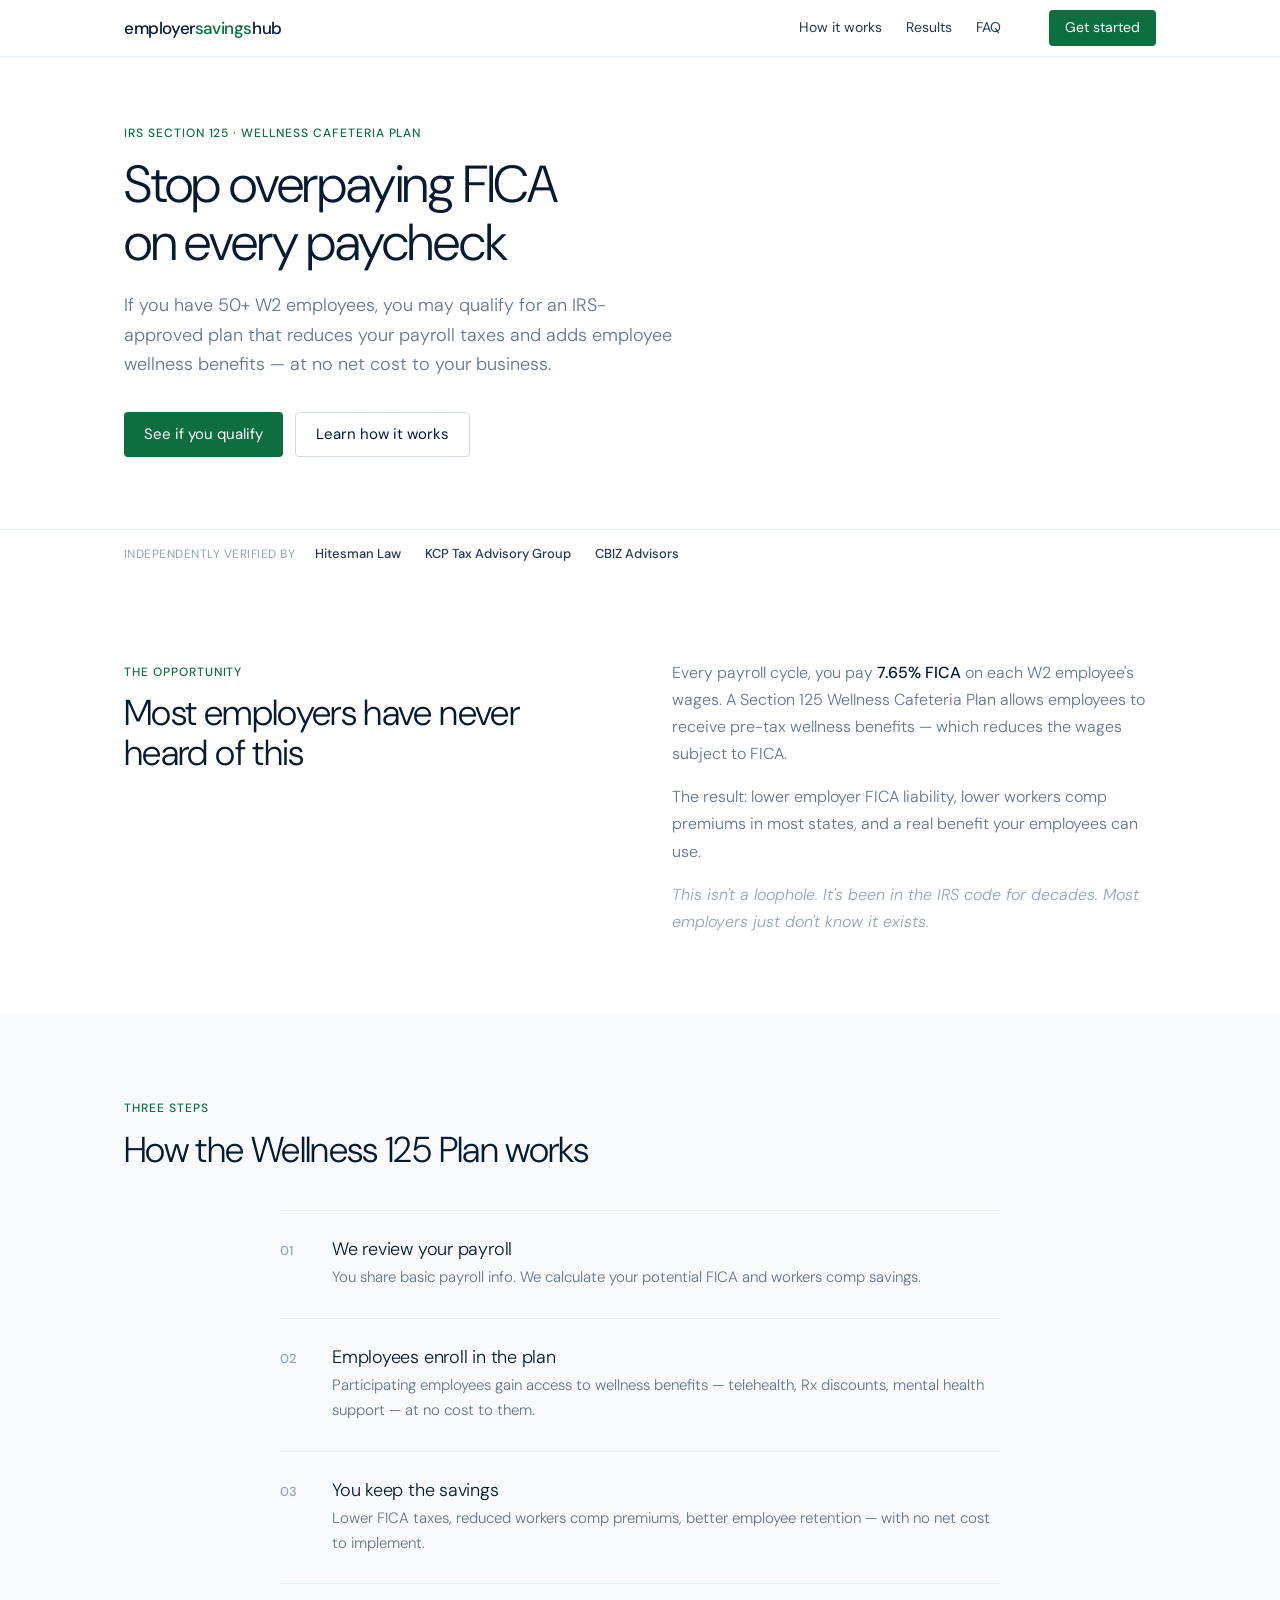
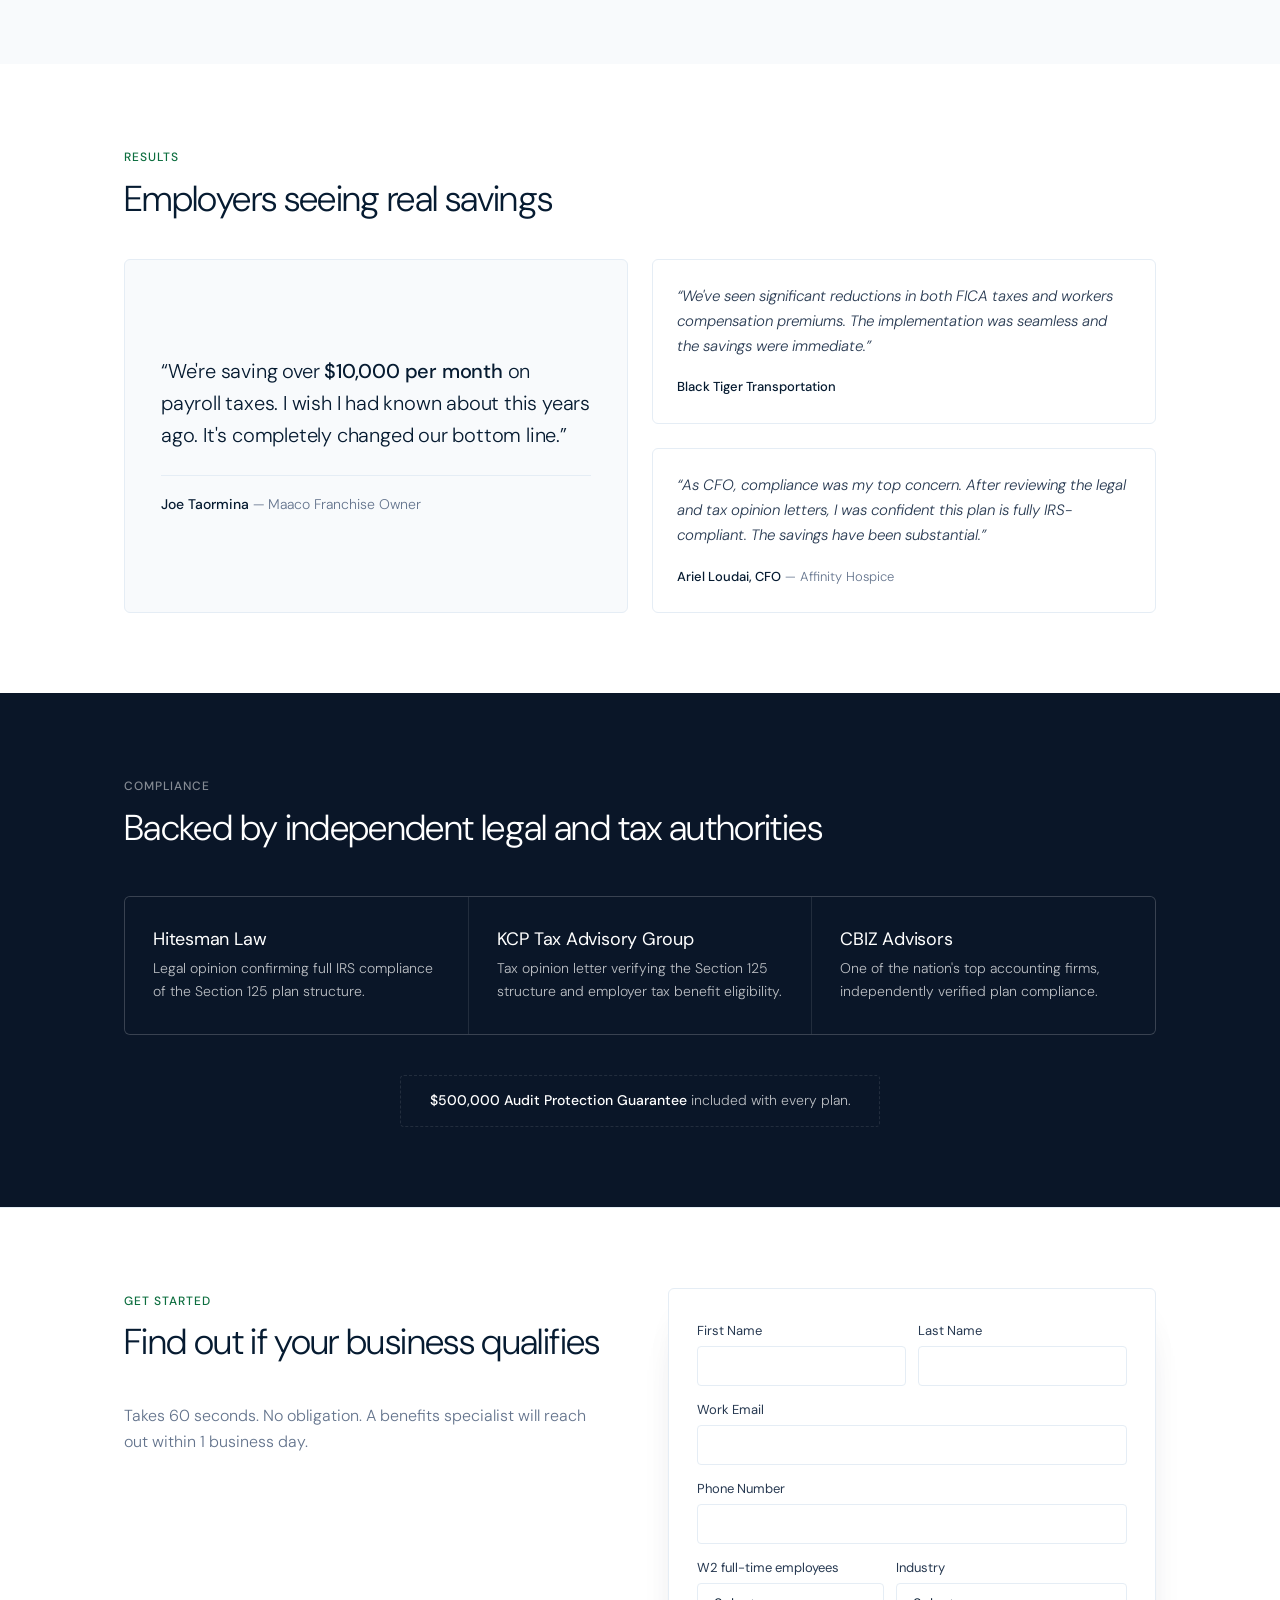
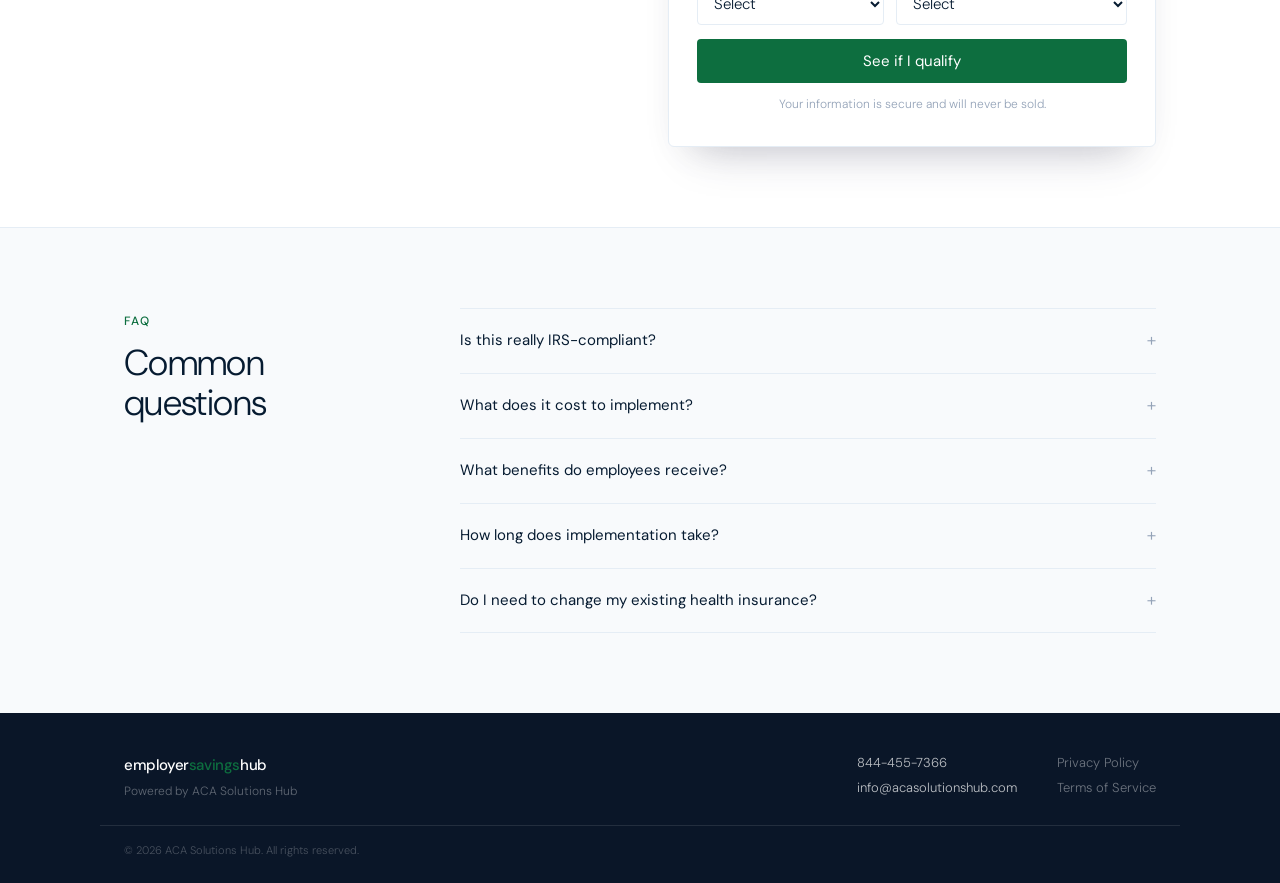
<file: index.html>
<!DOCTYPE html>
<html lang="en">
<head>
  <meta charset="UTF-8">
  <meta name="viewport" content="width=device-width, initial-scale=1.0">
  <title>Employer Savings Hub — Reduce FICA Taxes with Section 125</title>
  <meta name="description" content="Discover how an IRS-approved Section 125 Wellness Cafeteria Plan can reduce your payroll taxes and add employee benefits — at no net cost to your business.">
  <link rel="preconnect" href="https://fonts.googleapis.com">
  <link rel="preconnect" href="https://fonts.gstatic.com" crossorigin>
  <link href="https://fonts.googleapis.com/css2?family=DM+Sans:ital,opsz,wght@0,9..40,300;0,9..40,400;0,9..40,500;1,9..40,300;1,9..40,400&display=swap" rel="stylesheet">
  <link rel="stylesheet" href="styles.css">

  <!-- Meta Pixel Code -->
  <script>
    !function(f,b,e,v,n,t,s)
    {if(f.fbq)return;n=f.fbq=function(){n.callMethod?
    n.callMethod.apply(n,arguments):n.queue.push(arguments)};
    if(!f._fbq)f._fbq=n;n.push=n;n.loaded=!0;n.version='2.0';
    n.queue=[];t=b.createElement(e);t.async=!0;
    t.src=v;s=b.getElementsByTagName(e)[0];
    s.parentNode.insertBefore(t,s)}(window, document,'script',
    'https://connect.facebook.net/en_US/fbevents.js');
    fbq('init', '1531502351837432');
    fbq('track', 'PageView');
    fbq('track', 'ViewContent', { content_name: 'Employer Savings Hub Landing Page' });
  </script>
  <noscript>
    <img height="1" width="1" style="display:none"
      src="https://www.facebook.com/tr?id=1531502351837432&ev=PageView&noscript=1" />
  </noscript>
  <!-- End Meta Pixel Code -->
</head>
<body>

  <!-- ======== HEADER ======== -->
  <header class="site-header">
    <div class="container header-inner">
      <a href="/" class="logo">employer<span>savings</span>hub</a>
      <nav class="header-nav">
        <a href="#how">How it works</a>
        <a href="#results">Results</a>
        <a href="#faq">FAQ</a>
      </nav>
      <a href="#qualify" class="btn btn-header">Get started</a>
    </div>
  </header>

  <!-- ======== SECTION 1: HERO ======== -->
  <section class="hero" id="hero">
    <div class="container">
      <div class="hero-content">
        <span class="eyebrow">IRS Section 125 &middot; Wellness Cafeteria Plan</span>
        <h1>Stop overpaying FICA<br>on every paycheck</h1>
        <p class="hero-sub">If you have 50+ W2 employees, you may qualify for an IRS-approved plan that reduces your payroll taxes and adds employee wellness benefits&nbsp;&mdash; at no net cost to your business.</p>
        <div class="hero-actions">
          <a href="#qualify" class="btn btn-primary">See if you qualify</a>
          <a href="#how" class="btn btn-ghost">Learn how it works</a>
        </div>
      </div>
    </div>
    <div class="trust-bar">
      <div class="container">
        <span class="trust-label">Independently verified by</span>
        <div class="trust-names">
          <span>Hitesman Law</span>
          <span>KCP Tax Advisory Group</span>
          <span>CBIZ Advisors</span>
        </div>
      </div>
    </div>
  </section>

  <!-- ======== SECTION 2: PROBLEM ======== -->
  <section class="section" id="problem">
    <div class="container">
      <div class="split">
        <div class="split-left">
          <span class="eyebrow">The opportunity</span>
          <h2>Most employers have never heard of this</h2>
        </div>
        <div class="split-right">
          <p>Every payroll cycle, you pay <strong>7.65% FICA</strong> on each W2 employee's wages. A Section 125 Wellness Cafeteria Plan allows employees to receive pre-tax wellness benefits&nbsp;&mdash; which reduces the wages subject to FICA.</p>
          <p>The result: lower employer FICA liability, lower workers comp premiums in most states, and a real benefit your employees can use.</p>
          <p class="muted">This isn't a loophole. It's been in the IRS code for decades. Most employers just don't know it exists.</p>
        </div>
      </div>
    </div>
  </section>

  <!-- ======== SECTION 3: HOW IT WORKS ======== -->
  <section class="section section-alt" id="how">
    <div class="container">
      <span class="eyebrow">Three steps</span>
      <h2>How the Wellness 125 Plan works</h2>
      <ol class="steps">
        <li class="step">
          <div class="step-num">01</div>
          <div class="step-body">
            <h3>We review your payroll</h3>
            <p>You share basic payroll info. We calculate your potential FICA and workers comp savings.</p>
          </div>
        </li>
        <li class="step">
          <div class="step-num">02</div>
          <div class="step-body">
            <h3>Employees enroll in the plan</h3>
            <p>Participating employees gain access to wellness benefits&nbsp;&mdash; telehealth, Rx discounts, mental health support&nbsp;&mdash; at no cost to them.</p>
          </div>
        </li>
        <li class="step">
          <div class="step-num">03</div>
          <div class="step-body">
            <h3>You keep the savings</h3>
            <p>Lower FICA taxes, reduced workers comp premiums, better employee retention&nbsp;&mdash; with no net cost to implement.</p>
          </div>
        </li>
      </ol>
    </div>
  </section>

  <!-- ======== SECTION 4: TESTIMONIALS ======== -->
  <section class="section" id="results">
    <div class="container">
      <span class="eyebrow">Results</span>
      <h2>Employers seeing real savings</h2>
      <div class="testimonials">
        <blockquote class="testimonial-featured">
          <p>&ldquo;We're saving over <strong>$10,000 per month</strong> on payroll taxes. I wish I had known about this years ago. It's completely changed our bottom line.&rdquo;</p>
          <footer>
            <cite><strong>Joe Taormina</strong> &mdash; Maaco Franchise Owner</cite>
          </footer>
        </blockquote>
        <div class="testimonial-pair">
          <blockquote class="testimonial-sm">
            <p>&ldquo;We've seen significant reductions in both FICA taxes and workers compensation premiums. The implementation was seamless and the savings were immediate.&rdquo;</p>
            <footer>
              <cite><strong>Black Tiger Transportation</strong></cite>
            </footer>
          </blockquote>
          <blockquote class="testimonial-sm">
            <p>&ldquo;As CFO, compliance was my top concern. After reviewing the legal and tax opinion letters, I was confident this plan is fully IRS-compliant. The savings have been substantial.&rdquo;</p>
            <footer>
              <cite><strong>Ariel Loudai, CFO</strong> &mdash; Affinity Hospice</cite>
            </footer>
          </blockquote>
        </div>
      </div>
    </div>
  </section>

  <!-- ======== SECTION 5: COMPLIANCE (DARK) ======== -->
  <section class="section section-dark" id="compliance">
    <div class="container">
      <span class="eyebrow eyebrow-light">Compliance</span>
      <h2>Backed by independent legal and tax authorities</h2>
      <div class="compliance-row">
        <div class="compliance-item">
          <h3>Hitesman Law</h3>
          <p>Legal opinion confirming full IRS compliance of the Section 125 plan structure.</p>
        </div>
        <div class="compliance-item">
          <h3>KCP Tax Advisory Group</h3>
          <p>Tax opinion letter verifying the Section 125 structure and employer tax benefit eligibility.</p>
        </div>
        <div class="compliance-item">
          <h3>CBIZ Advisors</h3>
          <p>One of the nation's top accounting firms, independently verified plan compliance.</p>
        </div>
      </div>
      <div class="guarantee">
        <strong>$500,000 Audit Protection Guarantee</strong> included with every plan.
      </div>
    </div>
  </section>

  <!-- ======== SECTION 6: LEAD FORM ======== -->
  <section class="section section-form" id="qualify">
    <div class="container">
      <div class="form-layout">
        <div class="form-intro">
          <span class="eyebrow">Get started</span>
          <h2>Find out if your business qualifies</h2>
          <p>Takes 60 seconds. No obligation. A benefits specialist will reach out within 1 business day.</p>
        </div>
        <form id="lead-form" class="form-card" novalidate>
          <div class="form-row">
            <div class="form-group">
              <label for="firstName">First Name</label>
              <input type="text" id="firstName" name="firstName" required>
            </div>
            <div class="form-group">
              <label for="lastName">Last Name</label>
              <input type="text" id="lastName" name="lastName" required>
            </div>
          </div>
          <div class="form-group">
            <label for="email">Work Email</label>
            <input type="email" id="email" name="email" required>
          </div>
          <div class="form-group">
            <label for="phone">Phone Number</label>
            <input type="tel" id="phone" name="phone" required>
          </div>
          <div class="form-row">
            <div class="form-group">
              <label for="employeeCount">W2 full-time employees</label>
              <select id="employeeCount" name="employeeCount" required>
                <option value="" disabled selected>Select</option>
                <option value="fewer-than-25">Fewer than 25</option>
                <option value="25-49">25 &ndash; 49</option>
                <option value="50-99">50 &ndash; 99</option>
                <option value="100-249">100 &ndash; 249</option>
                <option value="250+">250+</option>
              </select>
            </div>
            <div class="form-group">
              <label for="industry">Industry</label>
              <select id="industry" name="industry" required>
                <option value="" disabled selected>Select</option>
                <option value="assisted-living-healthcare">Assisted Living / Healthcare</option>
                <option value="transportation-logistics">Transportation / Logistics</option>
                <option value="restaurant-hospitality">Restaurant / Hospitality</option>
                <option value="construction-trades">Construction / Trades</option>
                <option value="retail">Retail</option>
                <option value="other">Other</option>
              </select>
            </div>
          </div>
          <button type="submit" class="btn btn-primary btn-full" id="submit-btn">See if I qualify</button>
          <p class="form-fine">Your information is secure and will never be sold.</p>
        </form>
      </div>
    </div>
  </section>

  <!-- ======== SECTION 7: FAQ ======== -->
  <section class="section section-alt" id="faq">
    <div class="container faq-container">
      <div class="faq-header">
        <span class="eyebrow">FAQ</span>
        <h2>Common questions</h2>
      </div>
      <div class="faq-list">
        <details class="faq-item">
          <summary>Is this really IRS-compliant?</summary>
          <div class="faq-answer">
            <p>Yes. Section 125 has been part of the IRS tax code since 1978. Our plan has been independently reviewed by Hitesman Law, KCP Tax Advisory Group, and CBIZ Advisors&nbsp;&mdash; three separate legal and tax authorities.</p>
          </div>
        </details>
        <details class="faq-item">
          <summary>What does it cost to implement?</summary>
          <div class="faq-answer">
            <p>There is no net cost to the employer. The savings from reduced FICA and workers comp premiums typically exceed any administrative fees.</p>
          </div>
        </details>
        <details class="faq-item">
          <summary>What benefits do employees receive?</summary>
          <div class="faq-answer">
            <p>Employees gain access to wellness benefits including telehealth, prescription discounts, mental health counseling, and preventive care&nbsp;&mdash; at no cost to them.</p>
          </div>
        </details>
        <details class="faq-item">
          <summary>How long does implementation take?</summary>
          <div class="faq-answer">
            <p>Most employers are fully enrolled within 2&ndash;4 weeks of signing.</p>
          </div>
        </details>
        <details class="faq-item">
          <summary>Do I need to change my existing health insurance?</summary>
          <div class="faq-answer">
            <p>No. The Wellness 125 plan works alongside your existing group health coverage. There are no changes required to your current benefits.</p>
          </div>
        </details>
      </div>
    </div>
  </section>

  <!-- ======== FOOTER ======== -->
  <footer class="site-footer">
    <div class="container footer-inner">
      <div class="footer-left">
        <span class="logo logo-footer">employer<span>savings</span>hub</span>
        <p>Powered by ACA Solutions Hub</p>
      </div>
      <div class="footer-right">
        <div class="footer-contact">
          <a href="tel:8444557366">844-455-7366</a>
          <a href="mailto:info@acasolutionshub.com">info@acasolutionshub.com</a>
        </div>
        <div class="footer-links">
          <a href="/privacy">Privacy Policy</a>
          <a href="/terms">Terms of Service</a>
        </div>
      </div>
    </div>
    <div class="container">
      <p class="footer-copy">&copy; 2026 ACA Solutions Hub. All rights reserved.</p>
    </div>
  </footer>

  <script src="script.js"></script>
</body>
</html>
</file>
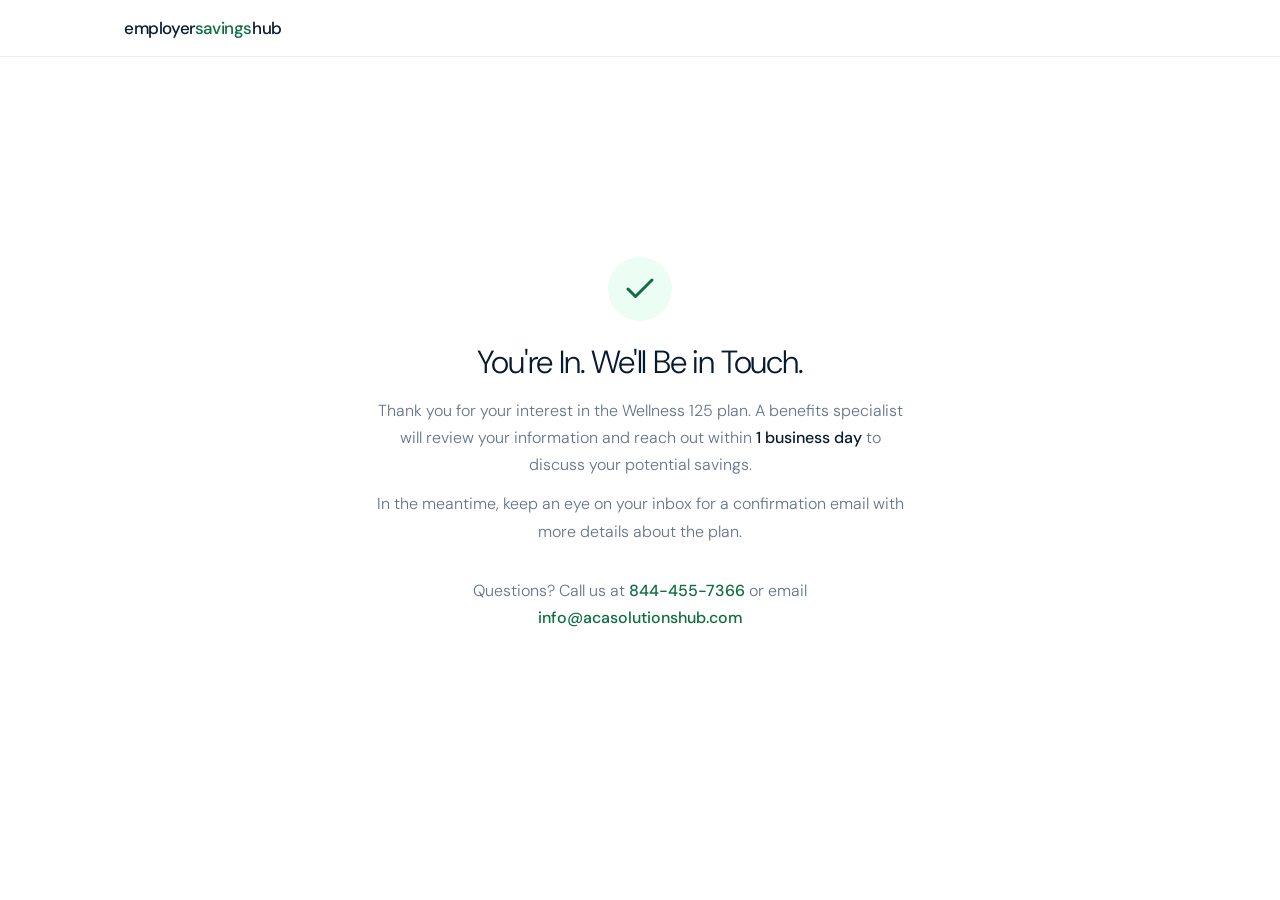
<file: thank-you.html>
<!DOCTYPE html>
<html lang="en">
<head>
  <meta charset="UTF-8">
  <meta name="viewport" content="width=device-width, initial-scale=1.0">
  <title>Thank You — Employer Savings Hub</title>
  <meta name="robots" content="noindex, nofollow">
  <link rel="preconnect" href="https://fonts.googleapis.com">
  <link rel="preconnect" href="https://fonts.gstatic.com" crossorigin>
  <link href="https://fonts.googleapis.com/css2?family=DM+Sans:ital,opsz,wght@0,9..40,300;0,9..40,400;0,9..40,500;1,9..40,300;1,9..40,400&display=swap" rel="stylesheet">
  <link rel="stylesheet" href="styles.css">

  <!-- Meta Pixel Code -->
  <script>
    !function(f,b,e,v,n,t,s)
    {if(f.fbq)return;n=f.fbq=function(){n.callMethod?
    n.callMethod.apply(n,arguments):n.queue.push(arguments)};
    if(!f._fbq)f._fbq=n;n.push=n;n.loaded=!0;n.version='2.0';
    n.queue=[];t=b.createElement(e);t.async=!0;
    t.src=v;s=b.getElementsByTagName(e)[0];
    s.parentNode.insertBefore(t,s)}(window, document,'script',
    'https://connect.facebook.net/en_US/fbevents.js');
    fbq('init', '1531502351837432');
    fbq('track', 'PageView');
  </script>
  <noscript>
    <img height="1" width="1" style="display:none"
      src="https://www.facebook.com/tr?id=1531502351837432&ev=PageView&noscript=1" />
  </noscript>
  <!-- End Meta Pixel Code -->

  <style>
    .thankyou {
      min-height: 100vh;
      display: flex;
      align-items: center;
      justify-content: center;
      background: var(--white);
      text-align: center;
      padding: 40px 24px;
    }
    .thankyou-inner {
      max-width: 540px;
    }
    .thankyou-icon {
      width: 64px;
      height: 64px;
      border-radius: 50%;
      background: var(--accent-surface);
      color: var(--accent);
      display: flex;
      align-items: center;
      justify-content: center;
      margin: 0 auto 24px;
    }
    .thankyou h1 {
      font-size: 2rem;
      margin-bottom: 16px;
    }
    .thankyou p {
      font-size: 1rem;
      color: var(--body);
      line-height: 1.7;
      margin-bottom: 12px;
    }
    .thankyou .contact-line {
      font-size: 0.875rem;
      color: var(--muted);
      margin-top: 32px;
    }
    .thankyou .contact-line a {
      color: var(--accent);
      font-weight: 500;
    }
  </style>
</head>
<body>

  <!-- Header -->
  <header class="site-header">
    <div class="container header-inner">
      <a href="/" class="logo">employer<span>savings</span>hub</a>
    </div>
  </header>

  <div class="thankyou">
    <div class="thankyou-inner">
      <div class="thankyou-icon">
        <svg width="36" height="36" viewBox="0 0 24 24" fill="none" stroke="currentColor" stroke-width="2" stroke-linecap="round" stroke-linejoin="round"><polyline points="20 6 9 17 4 12"/></svg>
      </div>
      <h1>You're In. We'll Be in Touch.</h1>
      <p>Thank you for your interest in the Wellness 125 plan. A benefits specialist will review your information and reach out within <strong>1 business day</strong> to discuss your potential savings.</p>
      <p>In the meantime, keep an eye on your inbox for a confirmation email with more details about the plan.</p>
      <div class="contact-line">
        <p>Questions? Call us at <a href="tel:8444557366">844-455-7366</a> or email <a href="mailto:info@acasolutionshub.com">info@acasolutionshub.com</a></p>
      </div>
    </div>
  </div>

  <!-- Fire Lead event — this is the primary pixel fire, not a backup -->
  <script>
    (function () {
      if (typeof fbq !== 'function') return;

      var eventId = sessionStorage.getItem('esh_event_id');
      var opts = eventId ? { eventID: eventId } : {};

      fbq('track', 'Lead', {
        content_name: 'Employer Savings Hub Lead'
      }, opts);

      // Clean up so a page refresh doesn't double-fire with the same event_id
      sessionStorage.removeItem('esh_event_id');
    })();
  </script>
</body>
</html>
</file>
<file: styles.css>
/* ===================================================
   Employer Savings Hub
   Design system: Stripe-inspired (adapted for finance)
   Font: DM Sans (geometric, clean — closest free match
   to sohne-var's light-weight authority)
   =================================================== */

/* --- Reset --- */
*, *::before, *::after {
  box-sizing: border-box;
  margin: 0;
  padding: 0;
}

:root {
  /* Stripe palette, green CTA adapted for savings */
  --heading: #061b31;
  --label: #273951;
  --body: #64748d;
  --muted: #94a3b8;
  --white: #ffffff;
  --surface: #f8fafc;
  --border: #e5edf5;
  --border-strong: #d1dae6;

  /* Brand green (money / savings) */
  --accent: #0d6e3f;
  --accent-hover: #0a5832;
  --accent-surface: #ecfdf3;

  /* Dark sections */
  --dark-bg: #0a1628;
  --dark-surface: rgba(255,255,255,0.06);
  --dark-border: rgba(255,255,255,0.1);
  --dark-text: rgba(255,255,255,0.72);
  --dark-heading: #ffffff;

  /* Stripe shadows — blue-tinted */
  --shadow-ambient: rgba(23,23,23,0.06) 0px 3px 6px;
  --shadow-standard: rgba(50,50,93,0.25) 0px 30px 45px -30px, rgba(0,0,0,0.1) 0px 18px 36px -18px;
  --shadow-deep: rgba(3,3,39,0.25) 0px 14px 21px -14px, rgba(0,0,0,0.1) 0px 8px 17px -8px;

  /* Radius — conservative, 4-6px */
  --radius: 4px;
  --radius-md: 6px;

  --red: #dc3545;
}

html {
  scroll-behavior: smooth;
  -webkit-font-smoothing: antialiased;
  -moz-osx-font-smoothing: grayscale;
}

body {
  font-family: 'DM Sans', -apple-system, BlinkMacSystemFont, 'Segoe UI', sans-serif;
  font-size: 16px;
  font-weight: 300;
  line-height: 1.55;
  color: var(--body);
  background: var(--white);
}

a { color: inherit; text-decoration: none; }

.container {
  max-width: 1080px;
  margin: 0 auto;
  padding: 0 24px;
}

/* --- Typography — Light weight as signature --- */
h1, h2, h3 {
  color: var(--heading);
  font-weight: 300;
  line-height: 1.12;
}

h1 {
  font-size: clamp(2.25rem, 5vw, 3.25rem);
  letter-spacing: -1.2px;
}

h2 {
  font-size: clamp(1.625rem, 3.5vw, 2.25rem);
  letter-spacing: -0.64px;
  margin-bottom: 40px;
}

h3 {
  font-size: 1.125rem;
  letter-spacing: -0.22px;
  margin-bottom: 6px;
}

p { margin-bottom: 16px; }
p:last-child { margin-bottom: 0; }
strong { font-weight: 500; color: var(--heading); }
.muted { color: var(--muted); font-style: italic; }

/* --- Eyebrow --- */
.eyebrow {
  display: inline-block;
  font-size: 0.75rem;
  font-weight: 500;
  letter-spacing: 0.08em;
  text-transform: uppercase;
  color: var(--accent);
  margin-bottom: 12px;
}

.eyebrow-light { color: rgba(255,255,255,0.5); }

/* --- Buttons --- */
.btn {
  display: inline-flex;
  align-items: center;
  justify-content: center;
  font-family: inherit;
  font-weight: 400;
  font-size: 15px;
  border: none;
  border-radius: var(--radius);
  cursor: pointer;
  transition: background 0.15s ease, box-shadow 0.15s ease;
  padding: 10px 20px;
  white-space: nowrap;
}

.btn-primary {
  background: var(--accent);
  color: var(--white);
}

.btn-primary:hover {
  background: var(--accent-hover);
}

.btn-ghost {
  background: transparent;
  color: var(--heading);
  border: 1px solid var(--border-strong);
}

.btn-ghost:hover {
  background: var(--surface);
  border-color: var(--label);
}

.btn-header {
  background: var(--accent);
  color: var(--white);
  font-size: 14px;
  padding: 7px 16px;
}

.btn-header:hover { background: var(--accent-hover); }

.btn-full { width: 100%; padding: 12px 20px; }

/* --- Header --- */
.site-header {
  position: fixed;
  top: 0;
  left: 0;
  right: 0;
  z-index: 100;
  background: rgba(255,255,255,0.92);
  backdrop-filter: blur(12px);
  -webkit-backdrop-filter: blur(12px);
  border-bottom: 1px solid var(--border);
}

.header-inner {
  display: flex;
  align-items: center;
  height: 56px;
  gap: 32px;
}

.header-nav {
  display: flex;
  gap: 24px;
  margin-left: auto;
}

.header-nav a {
  font-size: 14px;
  font-weight: 400;
  color: var(--label);
  transition: color 0.15s;
}

.header-nav a:hover { color: var(--heading); }

.header-inner .btn-header { margin-left: 16px; }

.logo {
  font-size: 1.0625rem;
  font-weight: 500;
  color: var(--heading);
  letter-spacing: -0.4px;
}

.logo span { color: var(--accent); }

/* --- Hero --- */
.hero {
  padding: 120px 0 0;
  background: var(--white);
}

.hero-content {
  max-width: 680px;
  padding-bottom: 72px;
}

.hero h1 {
  margin-bottom: 20px;
}

.hero-sub {
  font-size: 1.125rem;
  line-height: 1.65;
  color: var(--body);
  max-width: 560px;
  margin-bottom: 32px;
}

.hero-actions {
  display: flex;
  gap: 12px;
}

/* Trust Bar */
.trust-bar {
  border-top: 1px solid var(--border);
  padding: 14px 0;
}

.trust-bar .container {
  display: flex;
  align-items: center;
  gap: 20px;
}

.trust-label {
  font-size: 0.75rem;
  font-weight: 400;
  color: var(--muted);
  text-transform: uppercase;
  letter-spacing: 0.04em;
}

.trust-names {
  display: flex;
  gap: 24px;
}

.trust-names span {
  font-size: 0.8125rem;
  font-weight: 500;
  color: var(--label);
}

/* --- Sections --- */
.section {
  padding: 80px 0;
}

.section-alt {
  background: var(--surface);
}

/* --- Split layout (Problem) --- */
.split {
  display: grid;
  grid-template-columns: 1fr 1fr;
  gap: 64px;
  align-items: start;
}

.split-left h2 {
  margin-bottom: 0;
  text-align: left;
}

.split-right p {
  font-size: 1rem;
  line-height: 1.7;
}

/* --- Steps --- */
.steps {
  list-style: none;
  max-width: 720px;
  margin: 0 auto;
}

.step {
  display: flex;
  gap: 24px;
  align-items: baseline;
  padding: 28px 0;
  border-bottom: 1px solid var(--border);
}

.step:first-child { border-top: 1px solid var(--border); }

.step-num {
  font-size: 0.8125rem;
  font-weight: 500;
  color: var(--muted);
  flex-shrink: 0;
  width: 28px;
  letter-spacing: -0.02em;
}

.step-body h3 {
  color: var(--heading);
}

.step-body p {
  color: var(--body);
  font-size: 0.9375rem;
  line-height: 1.65;
}

/* --- Testimonials --- */
.testimonials {
  display: grid;
  grid-template-columns: 1fr 1fr;
  gap: 24px;
}

.testimonial-featured {
  background: var(--surface);
  border: 1px solid var(--border);
  border-radius: var(--radius-md);
  padding: 40px 36px;
  display: flex;
  flex-direction: column;
  justify-content: center;
}

.testimonial-featured p {
  font-size: 1.25rem;
  font-weight: 300;
  line-height: 1.6;
  color: var(--heading);
  letter-spacing: -0.2px;
  margin-bottom: 24px;
}

.testimonial-featured footer {
  border-top: 1px solid var(--border);
  padding-top: 16px;
}

.testimonial-featured cite {
  font-style: normal;
  font-size: 0.875rem;
  color: var(--body);
}

.testimonial-pair {
  display: flex;
  flex-direction: column;
  gap: 24px;
}

.testimonial-sm {
  border: 1px solid var(--border);
  border-radius: var(--radius-md);
  padding: 24px;
  flex: 1;
}

.testimonial-sm p {
  font-size: 0.9375rem;
  line-height: 1.65;
  color: var(--label);
  margin-bottom: 16px;
  font-style: italic;
}

.testimonial-sm cite {
  font-style: normal;
  font-size: 0.8125rem;
  color: var(--body);
}

blockquote { border: none; margin: 0; }

/* --- Compliance (Dark section) --- */
.section-dark {
  background: var(--dark-bg);
  padding: 80px 0;
}

.section-dark h2 {
  color: var(--dark-heading);
  margin-bottom: 48px;
}

.compliance-row {
  display: grid;
  grid-template-columns: repeat(3, 1fr);
  gap: 1px;
  background: var(--dark-border);
  border: 1px solid var(--dark-border);
  border-radius: var(--radius-md);
  overflow: hidden;
  margin-bottom: 40px;
}

.compliance-item {
  background: var(--dark-bg);
  padding: 32px 28px;
}

.compliance-item h3 {
  color: var(--dark-heading);
  font-weight: 400;
  margin-bottom: 8px;
}

.compliance-item p {
  font-size: 0.875rem;
  color: var(--dark-text);
  line-height: 1.6;
}

.guarantee {
  text-align: center;
  font-size: 0.875rem;
  color: var(--dark-text);
  padding: 14px 24px;
  border: 1px dashed var(--dark-border);
  border-radius: var(--radius);
  max-width: 480px;
  margin: 0 auto;
}

.guarantee strong {
  color: var(--dark-heading);
  font-weight: 500;
}

/* --- Lead Form --- */
.section-form {
  padding: 80px 0;
  background: var(--white);
  border-top: 1px solid var(--border);
  border-bottom: 1px solid var(--border);
}

.form-layout {
  display: grid;
  grid-template-columns: 1fr 1fr;
  gap: 56px;
  align-items: start;
}

.form-intro h2 {
  text-align: left;
}

.form-intro p {
  font-size: 1rem;
  color: var(--body);
  line-height: 1.65;
}

.form-card {
  background: var(--white);
  border: 1px solid var(--border);
  border-radius: var(--radius-md);
  padding: 32px 28px;
  box-shadow: var(--shadow-standard);
}

.form-row {
  display: grid;
  grid-template-columns: 1fr 1fr;
  gap: 12px;
}

.form-group {
  display: flex;
  flex-direction: column;
  margin-bottom: 14px;
}

.form-group label {
  font-size: 0.8125rem;
  font-weight: 400;
  color: var(--label);
  margin-bottom: 5px;
}

.form-group input,
.form-group select {
  font-family: inherit;
  font-size: 15px;
  font-weight: 300;
  padding: 9px 12px;
  border: 1px solid var(--border);
  border-radius: var(--radius);
  background: var(--white);
  color: var(--heading);
  transition: border-color 0.15s ease, box-shadow 0.15s ease;
  outline: none;
}

.form-group input:focus,
.form-group select:focus {
  border-color: var(--accent);
  box-shadow: 0 0 0 2px rgba(13,110,63,0.1);
}

.form-group input.invalid,
.form-group select.invalid {
  border-color: var(--red);
  box-shadow: 0 0 0 2px rgba(220,53,69,0.1);
}

.form-fine {
  text-align: center;
  font-size: 0.75rem;
  color: var(--muted);
  margin-top: 12px;
}

/* --- FAQ --- */
.faq-container {
  display: grid;
  grid-template-columns: 280px 1fr;
  gap: 56px;
  align-items: start;
}

.faq-header h2 {
  text-align: left;
  margin-bottom: 0;
}

.faq-item {
  border-bottom: 1px solid var(--border);
}

.faq-item:first-child {
  border-top: 1px solid var(--border);
}

.faq-item summary {
  padding: 18px 0;
  font-size: 0.9375rem;
  font-weight: 400;
  color: var(--heading);
  cursor: pointer;
  list-style: none;
  display: flex;
  justify-content: space-between;
  align-items: center;
  transition: color 0.15s ease;
}

.faq-item summary::-webkit-details-marker { display: none; }

.faq-item summary::after {
  content: '+';
  font-size: 1.125rem;
  font-weight: 300;
  color: var(--muted);
  flex-shrink: 0;
  margin-left: 16px;
}

.faq-item[open] summary::after { content: '\2212'; }

.faq-item summary:hover { color: var(--accent); }

.faq-answer {
  padding: 0 0 18px;
}

.faq-answer p {
  font-size: 0.875rem;
  color: var(--body);
  line-height: 1.7;
}

/* --- Footer --- */
.site-footer {
  background: var(--dark-bg);
  padding: 40px 0 24px;
}

.footer-inner {
  display: flex;
  justify-content: space-between;
  align-items: flex-start;
  padding-bottom: 24px;
  border-bottom: 1px solid var(--dark-border);
  margin-bottom: 16px;
}

.logo-footer {
  color: var(--dark-heading);
  font-size: 0.9375rem;
}

.footer-left p {
  font-size: 0.75rem;
  color: rgba(255,255,255,0.35);
  margin-top: 4px;
}

.footer-right {
  display: flex;
  gap: 40px;
  align-items: flex-start;
}

.footer-contact {
  display: flex;
  flex-direction: column;
  gap: 4px;
}

.footer-contact a {
  font-size: 0.8125rem;
  color: var(--dark-text);
  transition: color 0.15s;
}

.footer-contact a:hover { color: var(--dark-heading); }

.footer-links {
  display: flex;
  flex-direction: column;
  gap: 4px;
}

.footer-links a {
  font-size: 0.8125rem;
  color: rgba(255,255,255,0.4);
  transition: color 0.15s;
}

.footer-links a:hover { color: var(--dark-text); }

.footer-copy {
  font-size: 0.6875rem;
  color: rgba(255,255,255,0.25);
}

/* ===================================================
   Responsive
   =================================================== */
@media (max-width: 768px) {
  .section { padding: 56px 0; }

  .header-nav { display: none; }

  .hero { padding: 100px 0 0; }
  .hero-content { padding-bottom: 48px; }
  .hero-actions { flex-direction: column; align-items: flex-start; }

  .trust-bar .container { flex-direction: column; gap: 6px; }
  .trust-names { flex-wrap: wrap; gap: 12px; justify-content: center; }

  .split { grid-template-columns: 1fr; gap: 24px; }

  .testimonials { grid-template-columns: 1fr; }
  .testimonial-featured p { font-size: 1.0625rem; }

  .compliance-row { grid-template-columns: 1fr; }

  .form-layout { grid-template-columns: 1fr; gap: 32px; }
  .form-card { padding: 24px 20px; }
  .form-row { grid-template-columns: 1fr; gap: 0; }

  .faq-container { grid-template-columns: 1fr; gap: 24px; }

  .section-dark { padding: 56px 0; }

  .footer-inner { flex-direction: column; gap: 20px; }
  .footer-right { flex-direction: column; gap: 16px; }
}

@media (max-width: 480px) {
  h1 { font-size: 1.875rem; letter-spacing: -0.8px; }
  .header-inner { height: 48px; }
  .hero { padding: 80px 0 0; }
}
</file>
